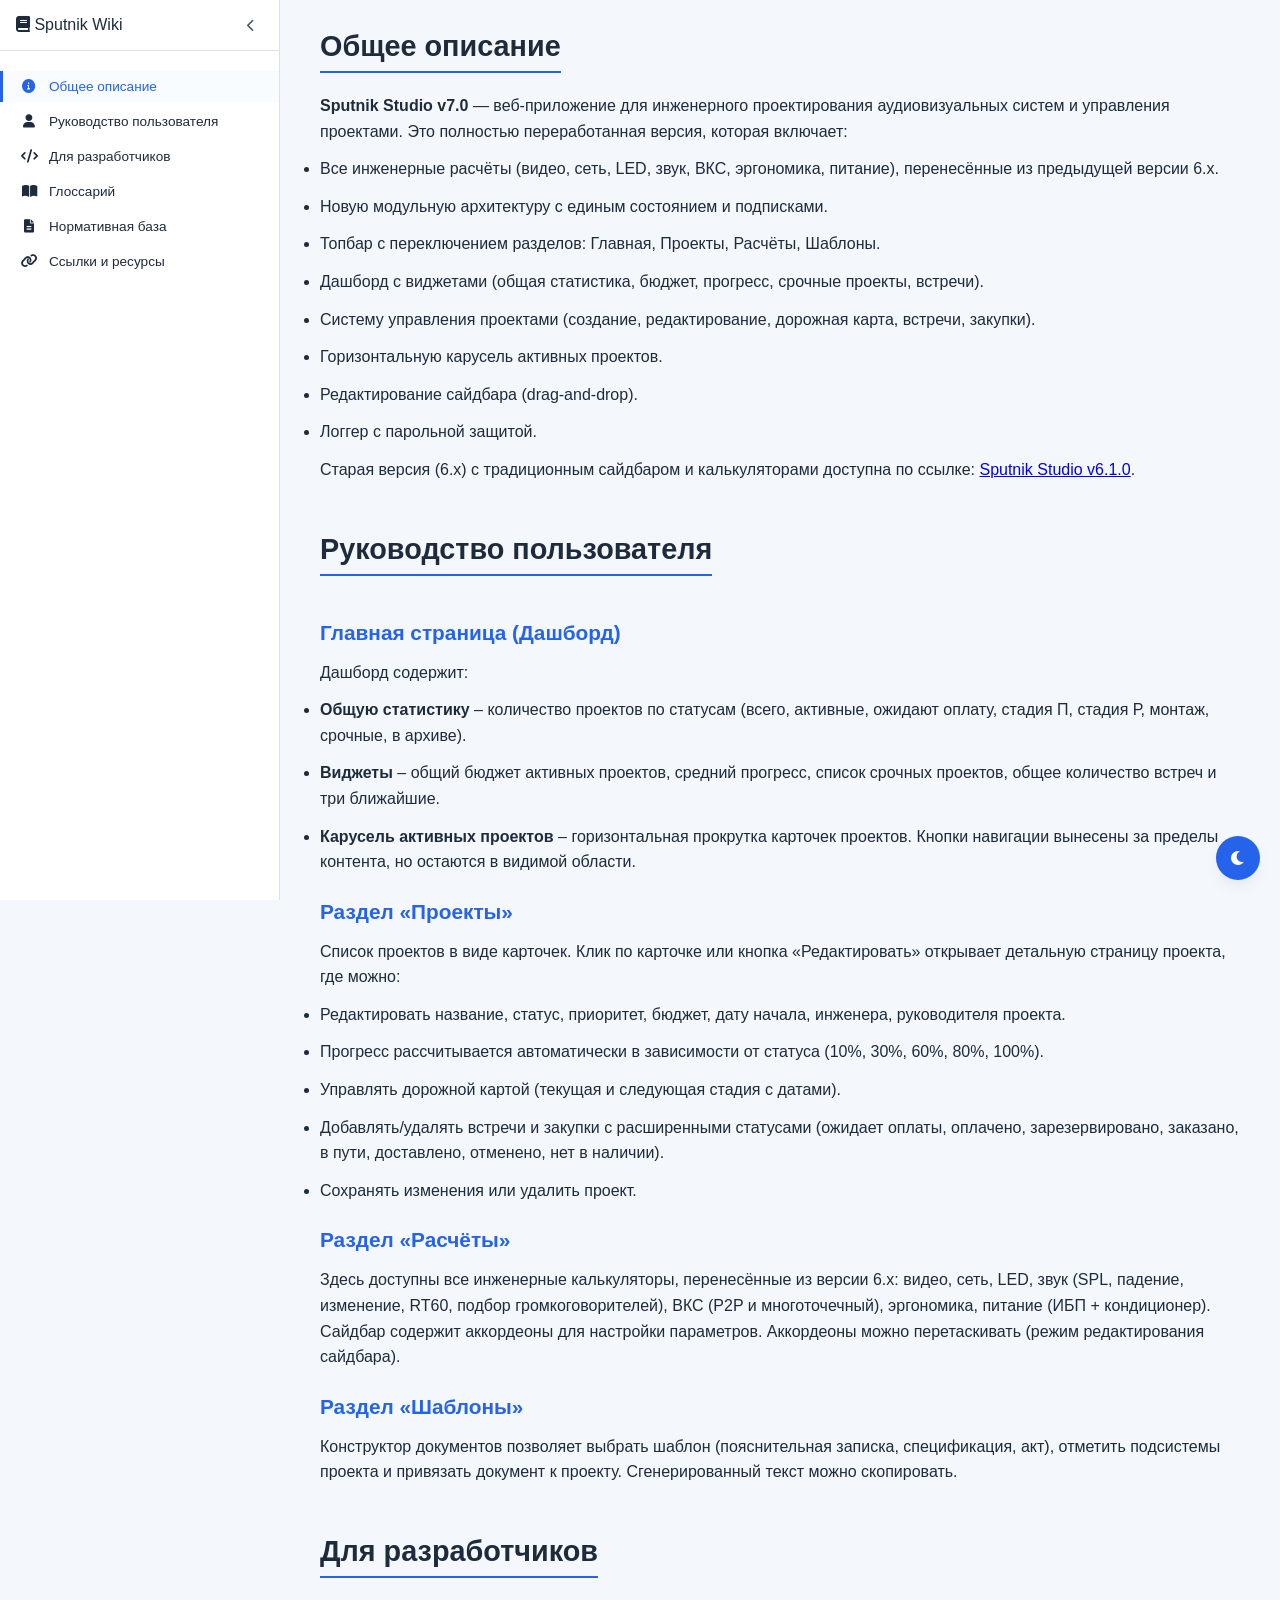
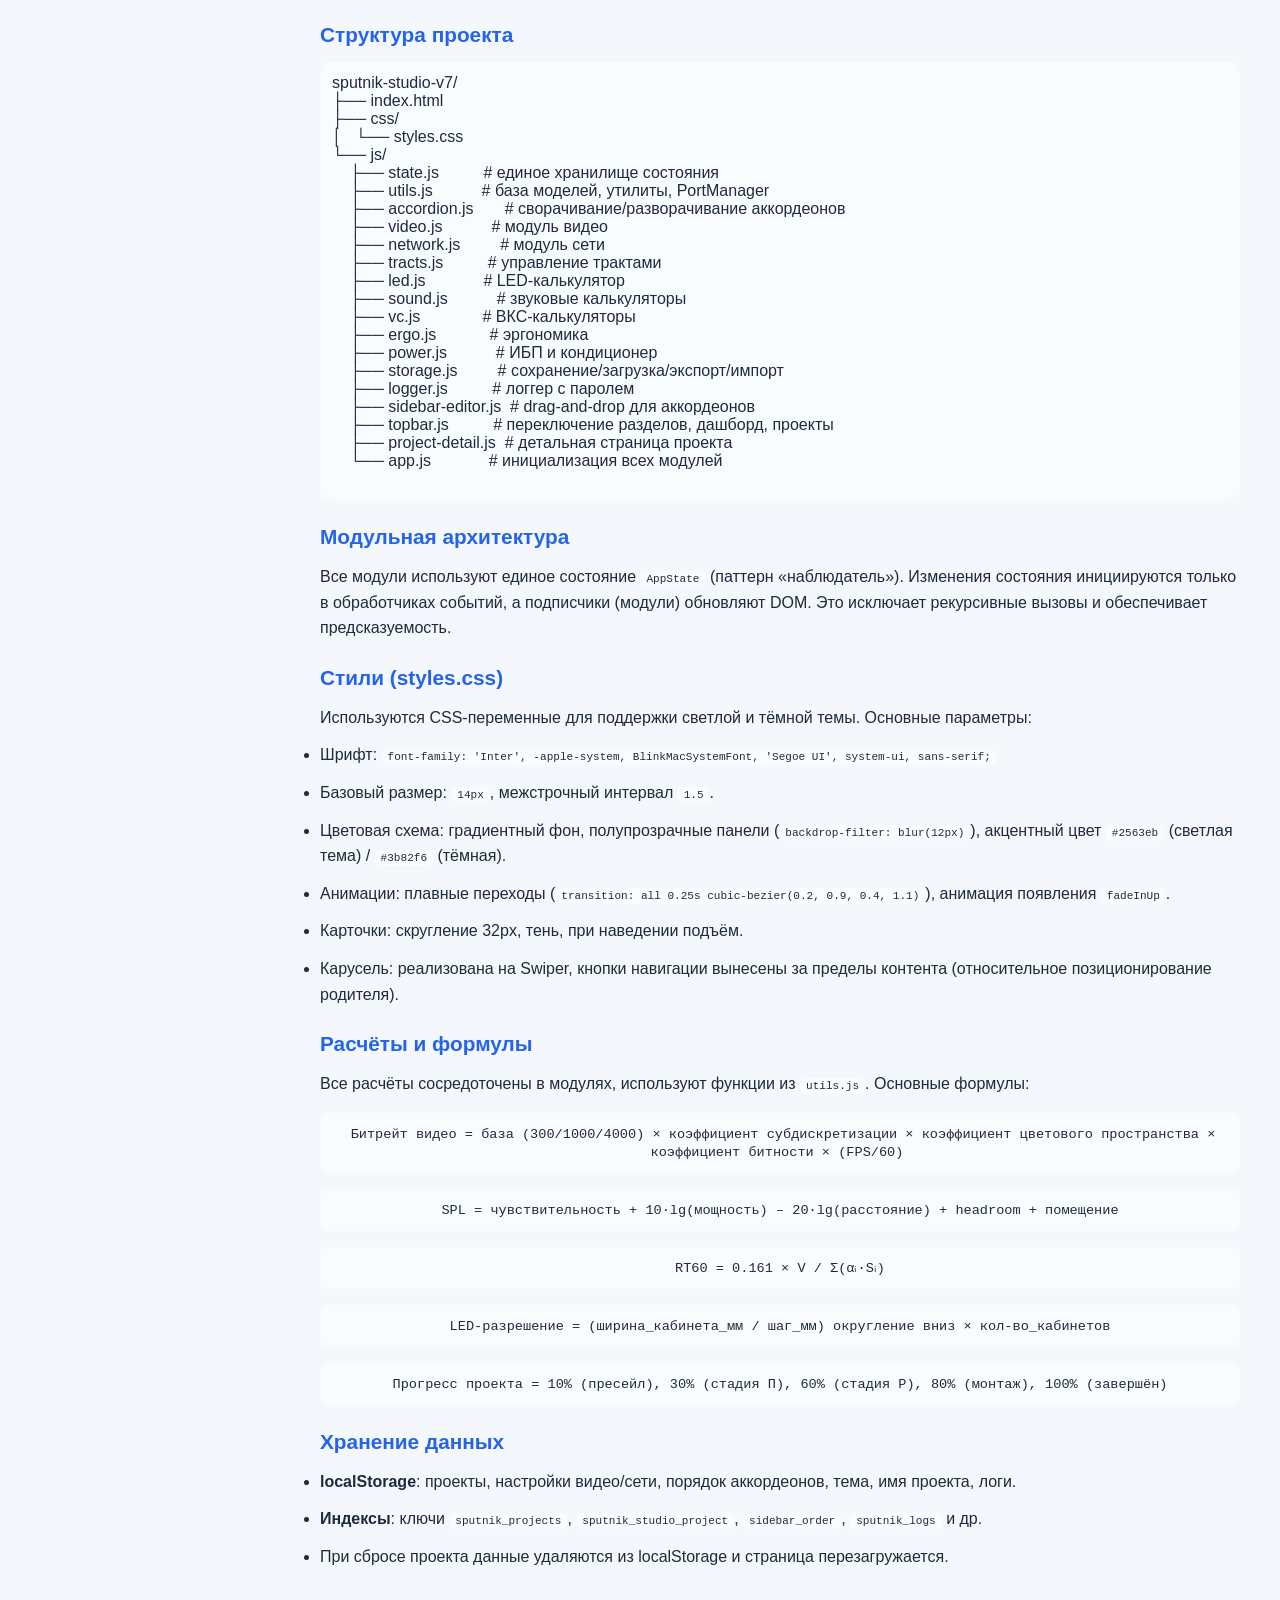
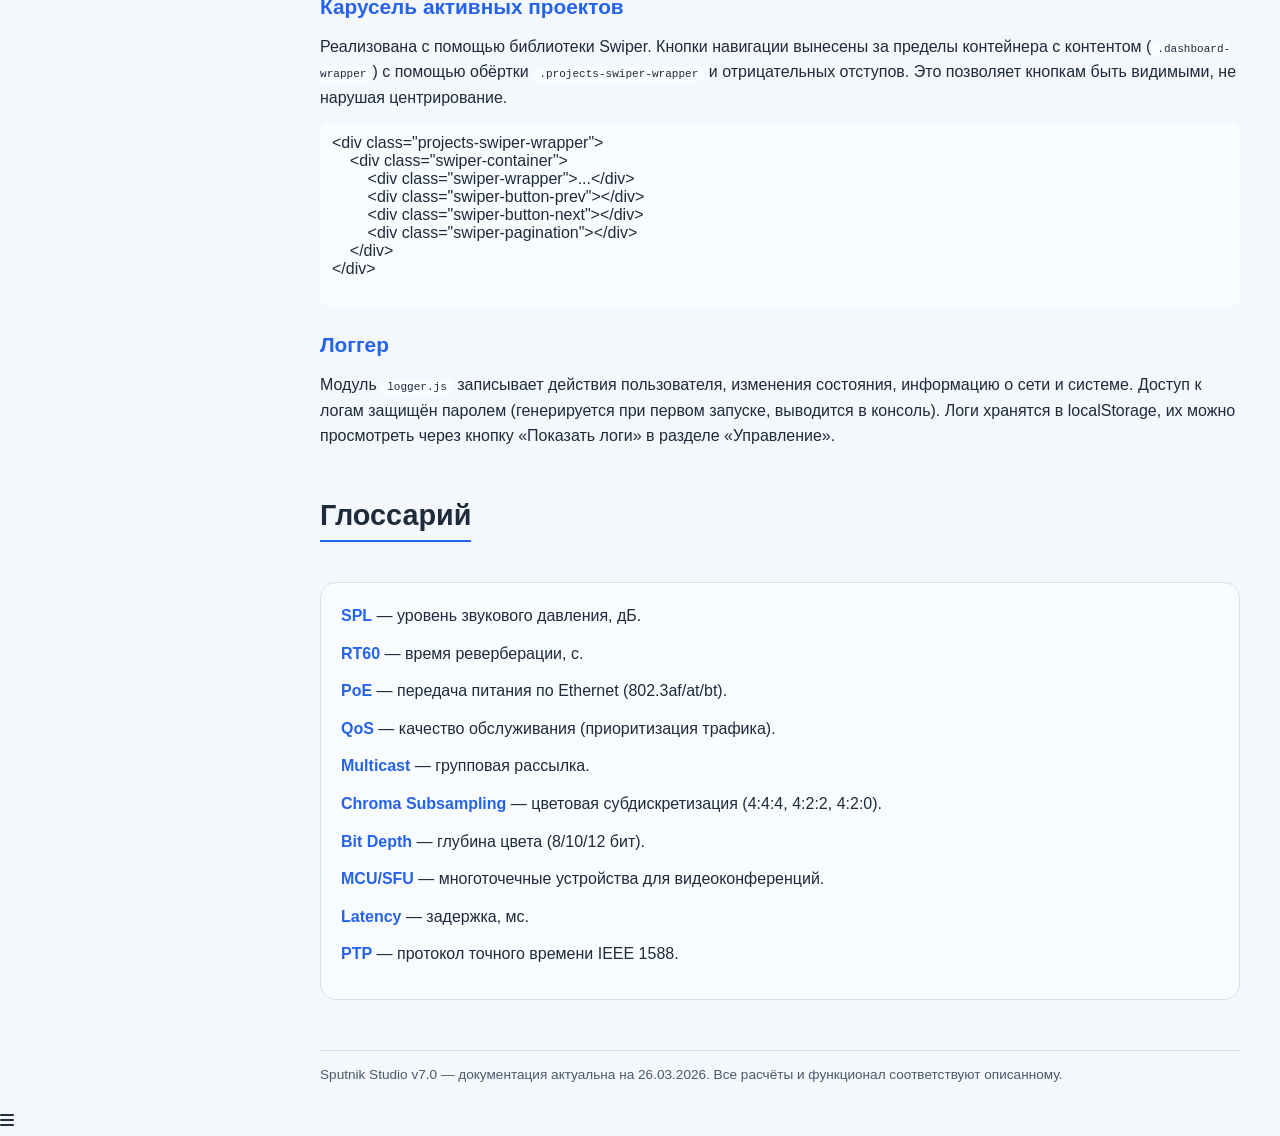
<file: wiki.html>
<!DOCTYPE html>
<html lang="ru">
<head>
    <meta charset="UTF-8">
    <meta name="viewport" content="width=device-width, initial-scale=1.0, user-scalable=yes">
    <title>Sputnik Studio v7.0 — Документация</title>
    <link rel="stylesheet" href="https://cdnjs.cloudflare.com/ajax/libs/font-awesome/6.0.0-beta3/css/all.min.css">
    <style>
        /* Стили (те же, что и в предыдущей версии, не меняем) */
        * { margin: 0; padding: 0; box-sizing: border-box; font-family: 'Inter', 'Segoe UI', sans-serif; }
        :root {
            --bg-page: #f4f7fb;
            --bg-panel: #ffffff;
            --text-primary: #1e2b3c;
            --text-secondary: #4a5a6e;
            --border-light: #d9e1ec;
            --accent: #2563eb;
            --accent-hover: #1d4ed8;
            --card-bg: #f9fcff;
            --shadow: 0 8px 20px -8px rgba(0,20,40,0.15);
            --sidebar-width: 280px;
            --sidebar-collapsed-width: 70px;
        }
        body.dark {
            --bg-page: #121212;
            --bg-panel: #1e1e1e;
            --text-primary: #e0e0e0;
            --text-secondary: #a0a0a0;
            --border-light: #333333;
            --accent: #3b82f6;
            --accent-hover: #2563eb;
            --card-bg: #2a2a2a;
            --shadow: 0 8px 20px -8px rgba(0,0,0,0.7);
        }
        body {
            background: var(--bg-page);
            color: var(--text-primary);
            transition: background 0.2s, color 0.2s;
            overflow-x: hidden;
        }
        .app-layout {
            display: flex;
            min-height: 100vh;
        }
        .sidebar {
            width: var(--sidebar-width);
            background: var(--bg-panel);
            border-right: 1px solid var(--border-light);
            flex-shrink: 0;
            position: sticky;
            top: 0;
            height: 100vh;
            overflow-y: auto;
            transition: width 0.2s ease;
            z-index: 10;
        }
        .sidebar.collapsed {
            width: var(--sidebar-collapsed-width);
        }
        .sidebar-header {
            padding: 16px;
            border-bottom: 1px solid var(--border-light);
            display: flex;
            justify-content: space-between;
            align-items: center;
        }
        .sidebar.collapsed .sidebar-header {
            padding: 16px 8px;
            justify-content: center;
        }
        .sidebar-header h2 {
            font-size: 1rem;
            font-weight: 500;
            white-space: nowrap;
        }
        .sidebar.collapsed .sidebar-header h2 {
            display: none;
        }
        .collapse-btn {
            cursor: pointer;
            font-size: 0.8rem;
            color: var(--text-secondary);
            width: 24px;
            text-align: center;
        }
        .collapse-btn:hover {
            color: var(--accent);
        }
        .nav-menu {
            padding: 16px 0;
        }
        .nav-item {
            padding: 8px 16px;
            margin: 4px 0;
            cursor: pointer;
            transition: 0.2s;
            border-left: 3px solid transparent;
            font-size: 0.85rem;
            display: flex;
            align-items: center;
            gap: 10px;
        }
        .sidebar.collapsed .nav-item span {
            display: none;
        }
        .sidebar.collapsed .nav-item {
            justify-content: center;
            padding: 8px 0;
        }
        .nav-item i {
            width: 20px;
            text-align: center;
        }
        .nav-item:hover {
            background: var(--card-bg);
            border-left-color: var(--accent);
        }
        .nav-item.active {
            background: var(--card-bg);
            border-left-color: var(--accent);
            color: var(--accent);
            font-weight: 500;
        }
        .main-content {
            flex: 1;
            padding: 30px 40px;
            max-width: calc(100% - var(--sidebar-width));
            transition: max-width 0.2s;
        }
        .sidebar.collapsed ~ .main-content {
            max-width: calc(100% - var(--sidebar-collapsed-width));
        }
        .section {
            margin-bottom: 50px;
            scroll-margin-top: 20px;
        }
        .section h2 {
            font-size: 1.8rem;
            margin-bottom: 20px;
            padding-bottom: 8px;
            border-bottom: 2px solid var(--accent);
            display: inline-block;
        }
        .section h3 {
            font-size: 1.3rem;
            margin: 25px 0 15px;
            color: var(--accent);
        }
        .section p, .section li {
            line-height: 1.6;
            margin-bottom: 12px;
        }
        .card {
            background: var(--card-bg);
            border: 1px solid var(--border-light);
            border-radius: 16px;
            padding: 20px;
            margin: 20px 0;
        }
        table {
            width: 100%;
            border-collapse: collapse;
            margin: 20px 0;
        }
        th, td {
            border: 1px solid var(--border-light);
            padding: 10px 12px;
            text-align: left;
            vertical-align: top;
        }
        th {
            background: var(--card-bg);
            font-weight: 600;
        }
        code {
            background: var(--card-bg);
            padding: 2px 6px;
            border-radius: 6px;
            font-family: monospace;
            font-size: 0.85em;
        }
        .glossary-term {
            font-weight: 600;
            color: var(--accent);
        }
        .footnote {
            font-size: 0.85rem;
            color: var(--text-secondary);
            margin-top: 16px;
            border-top: 1px solid var(--border-light);
            padding-top: 16px;
        }
        .theme-switch {
            position: fixed;
            bottom: 20px;
            right: 20px;
            background: var(--accent);
            color: white;
            width: 44px;
            height: 44px;
            border-radius: 50%;
            display: flex;
            align-items: center;
            justify-content: center;
            cursor: pointer;
            box-shadow: var(--shadow);
            z-index: 100;
            transition: 0.2s;
        }
        .formula {
            background: var(--card-bg);
            padding: 12px;
            border-radius: 8px;
            font-family: monospace;
            font-size: 1rem;
            text-align: center;
            margin: 16px 0;
        }
        @media (max-width: 768px) {
            .main-content {
                padding: 20px;
            }
            .sidebar {
                position: fixed;
                left: 0;
                top: 0;
                transform: translateX(-100%);
                transition: transform 0.3s;
                z-index: 20;
            }
            .sidebar.open {
                transform: translateX(0);
            }
            .mobile-menu-toggle {
                display: block;
                position: fixed;
                bottom: 20px;
                left: 20px;
                background: var(--accent);
                color: white;
                width: 44px;
                height: 44px;
                border-radius: 50%;
                display: flex;
                align-items: center;
                justify-content: center;
                cursor: pointer;
                z-index: 21;
                box-shadow: var(--shadow);
            }
        }
    </style>
</head>
<body>
<div class="app-layout">
    <div class="sidebar" id="sidebar">
        <div class="sidebar-header">
            <h2><i class="fas fa-book"></i> Sputnik Wiki</h2>
            <div class="collapse-btn" id="collapseSidebarBtn"><i class="fas fa-chevron-left"></i></div>
        </div>
        <div class="nav-menu" id="navMenu">
            <div class="nav-item" data-section="overview"><i class="fas fa-info-circle"></i><span>Общее описание</span></div>
            <div class="nav-item" data-section="user"><i class="fas fa-user"></i><span>Руководство пользователя</span></div>
            <div class="nav-item" data-section="dev"><i class="fas fa-code"></i><span>Для разработчиков</span></div>
            <div class="nav-item" data-section="glossary"><i class="fas fa-book-open"></i><span>Глоссарий</span></div>
            <div class="nav-item" data-section="standards"><i class="fas fa-file-alt"></i><span>Нормативная база</span></div>
            <div class="nav-item" data-section="resources"><i class="fas fa-link"></i><span>Ссылки и ресурсы</span></div>
        </div>
    </div>
    <div class="main-content">
        <!-- Общее описание -->
        <div class="section" id="overview">
            <h2>Общее описание</h2>
            <p><strong>Sputnik Studio v7.0</strong> — веб-приложение для инженерного проектирования аудиовизуальных систем и управления проектами. Это полностью переработанная версия, которая включает:</p>
            <ul>
                <li>Все инженерные расчёты (видео, сеть, LED, звук, ВКС, эргономика, питание), перенесённые из предыдущей версии 6.x.</li>
                <li>Новую модульную архитектуру с единым состоянием и подписками.</li>
                <li>Топбар с переключением разделов: Главная, Проекты, Расчёты, Шаблоны.</li>
                <li>Дашборд с виджетами (общая статистика, бюджет, прогресс, срочные проекты, встречи).</li>
                <li>Систему управления проектами (создание, редактирование, дорожная карта, встречи, закупки).</li>
                <li>Горизонтальную карусель активных проектов.</li>
                <li>Редактирование сайдбара (drag-and-drop).</li>
                <li>Логгер с парольной защитой.</li>
            </ul>
            <p>Старая версия (6.x) с традиционным сайдбаром и калькуляторами доступна по ссылке: <a href="https://rawcam.github.io/sputnikstudio/" target="_blank">Sputnik Studio v6.1.0</a>.</p>
        </div>

        <!-- Руководство пользователя -->
        <div class="section" id="user">
            <h2>Руководство пользователя</h2>
            <h3>Главная страница (Дашборд)</h3>
            <p>Дашборд содержит:</p>
            <ul>
                <li><strong>Общую статистику</strong> – количество проектов по статусам (всего, активные, ожидают оплату, стадия П, стадия Р, монтаж, срочные, в архиве).</li>
                <li><strong>Виджеты</strong> – общий бюджет активных проектов, средний прогресс, список срочных проектов, общее количество встреч и три ближайшие.</li>
                <li><strong>Карусель активных проектов</strong> – горизонтальная прокрутка карточек проектов. Кнопки навигации вынесены за пределы контента, но остаются в видимой области.</li>
            </ul>
            <h3>Раздел «Проекты»</h3>
            <p>Список проектов в виде карточек. Клик по карточке или кнопка «Редактировать» открывает детальную страницу проекта, где можно:</p>
            <ul>
                <li>Редактировать название, статус, приоритет, бюджет, дату начала, инженера, руководителя проекта.</li>
                <li>Прогресс рассчитывается автоматически в зависимости от статуса (10%, 30%, 60%, 80%, 100%).</li>
                <li>Управлять дорожной картой (текущая и следующая стадия с датами).</li>
                <li>Добавлять/удалять встречи и закупки с расширенными статусами (ожидает оплаты, оплачено, зарезервировано, заказано, в пути, доставлено, отменено, нет в наличии).</li>
                <li>Сохранять изменения или удалить проект.</li>
            </ul>
            <h3>Раздел «Расчёты»</h3>
            <p>Здесь доступны все инженерные калькуляторы, перенесённые из версии 6.x: видео, сеть, LED, звук (SPL, падение, изменение, RT60, подбор громкоговорителей), ВКС (P2P и многоточечный), эргономика, питание (ИБП + кондиционер). Сайдбар содержит аккордеоны для настройки параметров. Аккордеоны можно перетаскивать (режим редактирования сайдбара).</p>
            <h3>Раздел «Шаблоны»</h3>
            <p>Конструктор документов позволяет выбрать шаблон (пояснительная записка, спецификация, акт), отметить подсистемы проекта и привязать документ к проекту. Сгенерированный текст можно скопировать.</p>
        </div>

        <!-- Для разработчиков -->
        <div class="section" id="dev">
            <h2>Для разработчиков</h2>
            <h3>Структура проекта</h3>
            <pre style="background: var(--card-bg); padding: 12px; border-radius: 12px;">
sputnik-studio-v7/
├── index.html
├── css/
│   └── styles.css
└── js/
    ├── state.js          # единое хранилище состояния
    ├── utils.js           # база моделей, утилиты, PortManager
    ├── accordion.js       # сворачивание/разворачивание аккордеонов
    ├── video.js           # модуль видео
    ├── network.js         # модуль сети
    ├── tracts.js          # управление трактами
    ├── led.js             # LED-калькулятор
    ├── sound.js           # звуковые калькуляторы
    ├── vc.js              # ВКС-калькуляторы
    ├── ergo.js            # эргономика
    ├── power.js           # ИБП и кондиционер
    ├── storage.js         # сохранение/загрузка/экспорт/импорт
    ├── logger.js          # логгер с паролем
    ├── sidebar-editor.js  # drag-and-drop для аккордеонов
    ├── topbar.js          # переключение разделов, дашборд, проекты
    ├── project-detail.js  # детальная страница проекта
    └── app.js             # инициализация всех модулей
            </pre>

            <h3>Модульная архитектура</h3>
            <p>Все модули используют единое состояние <code>AppState</code> (паттерн «наблюдатель»). Изменения состояния инициируются только в обработчиках событий, а подписчики (модули) обновляют DOM. Это исключает рекурсивные вызовы и обеспечивает предсказуемость.</p>

            <h3>Стили (styles.css)</h3>
            <p>Используются CSS-переменные для поддержки светлой и тёмной темы. Основные параметры:</p>
            <ul>
                <li>Шрифт: <code>font-family: 'Inter', -apple-system, BlinkMacSystemFont, 'Segoe UI', system-ui, sans-serif;</code></li>
                <li>Базовый размер: <code>14px</code>, межстрочный интервал <code>1.5</code>.</li>
                <li>Цветовая схема: градиентный фон, полупрозрачные панели (<code>backdrop-filter: blur(12px)</code>), акцентный цвет <code>#2563eb</code> (светлая тема) / <code>#3b82f6</code> (тёмная).</li>
                <li>Анимации: плавные переходы (<code>transition: all 0.25s cubic-bezier(0.2, 0.9, 0.4, 1.1)</code>), анимация появления <code>fadeInUp</code>.</li>
                <li>Карточки: скругление 32px, тень, при наведении подъём.</li>
                <li>Карусель: реализована на Swiper, кнопки навигации вынесены за пределы контента (относительное позиционирование родителя).</li>
            </ul>

            <h3>Расчёты и формулы</h3>
            <p>Все расчёты сосредоточены в модулях, используют функции из <code>utils.js</code>. Основные формулы:</p>
            <div class="formula">
                <code>Битрейт видео = база (300/1000/4000) × коэффициент субдискретизации × коэффициент цветового пространства × коэффициент битности × (FPS/60)</code>
            </div>
            <div class="formula">
                <code>SPL = чувствительность + 10·lg(мощность) – 20·lg(расстояние) + headroom + помещение</code>
            </div>
            <div class="formula">
                <code>RT60 = 0.161 × V / Σ(αᵢ·Sᵢ)</code>
            </div>
            <div class="formula">
                <code>LED-разрешение = (ширина_кабинета_мм / шаг_мм) округление вниз × кол-во_кабинетов</code>
            </div>
            <div class="formula">
                <code>Прогресс проекта = 10% (пресейл), 30% (стадия П), 60% (стадия Р), 80% (монтаж), 100% (завершён)</code>
            </div>

            <h3>Хранение данных</h3>
            <ul>
                <li><strong>localStorage</strong>: проекты, настройки видео/сети, порядок аккордеонов, тема, имя проекта, логи.</li>
                <li><strong>Индексы</strong>: ключи <code>sputnik_projects</code>, <code>sputnik_studio_project</code>, <code>sidebar_order</code>, <code>sputnik_logs</code> и др.</li>
                <li>При сбросе проекта данные удаляются из localStorage и страница перезагружается.</li>
            </ul>

            <h3>Карусель активных проектов</h3>
            <p>Реализована с помощью библиотеки Swiper. Кнопки навигации вынесены за пределы контейнера с контентом (<code>.dashboard-wrapper</code>) с помощью обёртки <code>.projects-swiper-wrapper</code> и отрицательных отступов. Это позволяет кнопкам быть видимыми, не нарушая центрирование.</p>
            <pre style="background: var(--card-bg); padding: 12px; border-radius: 12px;">
&lt;div class="projects-swiper-wrapper"&gt;
    &lt;div class="swiper-container"&gt;
        &lt;div class="swiper-wrapper"&gt;...&lt;/div&gt;
        &lt;div class="swiper-button-prev"&gt;&lt;/div&gt;
        &lt;div class="swiper-button-next"&gt;&lt;/div&gt;
        &lt;div class="swiper-pagination"&gt;&lt;/div&gt;
    &lt;/div&gt;
&lt;/div&gt;
            </pre>

            <h3>Логгер</h3>
            <p>Модуль <code>logger.js</code> записывает действия пользователя, изменения состояния, информацию о сети и системе. Доступ к логам защищён паролем (генерируется при первом запуске, выводится в консоль). Логи хранятся в localStorage, их можно просмотреть через кнопку «Показать логи» в разделе «Управление».</p>
        </div>

        <!-- Глоссарий -->
        <div class="section" id="glossary">
            <h2>Глоссарий</h2>
            <div class="card">
                <p><span class="glossary-term">SPL</span> — уровень звукового давления, дБ.</p>
                <p><span class="glossary-term">RT60</span> — время реверберации, с.</p>
                <p><span class="glossary-term">PoE</span> — передача питания по Ethernet (802.3af/at/bt).</p>
                <p><span class="glossary-term">QoS</span> — качество обслуживания (приоритизация трафика).</p>
                <p><span class="glossary-term">Multicast</span> — групповая рассылка.</p>
                <p><span class="glossary-term">Chroma Subsampling</span> — цветовая субдискретизация (4:4:4, 4:2:2, 4:2:0).</p>
                <p><span class="glossary-term">Bit Depth</span> — глубина цвета (8/10/12 бит).</p>
                <p><span class="glossary-term">MCU/SFU</span> — многоточечные устройства для видеоконференций.</p>
                <p><span class="glossary-term">Latency</span> — задержка, мс.</p>
                <p><span class="glossary-term">PTP</span> — протокол точного времени IEEE 1588.</p>
            </div>
        </div>

        <div class="footnote">
            Sputnik Studio v7.0 — документация актуальна на 26.03.2026. Все расчёты и функционал соответствуют описанному.
        </div>
    </div>
</div>
<div class="theme-switch" id="themeSwitch"><i class="fas fa-moon"></i></div>
<div class="mobile-menu-toggle" id="mobileMenuToggle"><i class="fas fa-bars"></i></div>

<script>
    // Навигация, сворачивание сайдбара, тёмная тема, мобильное меню (без изменений)
    const navItems = document.querySelectorAll('.nav-item');
    const sections = document.querySelectorAll('.section');
    function setActiveNav() {
        let current = '';
        sections.forEach(section => {
            const sectionTop = section.offsetTop;
            const sectionBottom = sectionTop + section.offsetHeight;
            if (window.scrollY >= sectionTop - 100 && window.scrollY < sectionBottom - 50) {
                current = section.getAttribute('id');
            }
        });
        navItems.forEach(item => {
            item.classList.remove('active');
            if (item.dataset.section === current) {
                item.classList.add('active');
            }
        });
    }
    window.addEventListener('scroll', setActiveNav);
    navItems.forEach(item => {
        item.addEventListener('click', () => {
            const sectionId = item.dataset.section;
            const section = document.getElementById(sectionId);
            if (section) {
                section.scrollIntoView({ behavior: 'smooth' });
                if (window.innerWidth <= 768) {
                    document.getElementById('sidebar').classList.remove('open');
                }
            }
        });
    });
    setActiveNav();

    const sidebar = document.getElementById('sidebar');
    const collapseBtn = document.getElementById('collapseSidebarBtn');
    function setSidebarCollapsed(collapsed) {
        if (collapsed) {
            sidebar.classList.add('collapsed');
            collapseBtn.innerHTML = '<i class="fas fa-chevron-right"></i>';
            localStorage.setItem('wikiSidebarCollapsed', 'true');
        } else {
            sidebar.classList.remove('collapsed');
            collapseBtn.innerHTML = '<i class="fas fa-chevron-left"></i>';
            localStorage.setItem('wikiSidebarCollapsed', 'false');
        }
    }
    collapseBtn.addEventListener('click', () => {
        setSidebarCollapsed(!sidebar.classList.contains('collapsed'));
    });
    if (localStorage.getItem('wikiSidebarCollapsed') === 'true') {
        setSidebarCollapsed(true);
    }

    const themeSwitch = document.getElementById('themeSwitch');
    function setTheme(theme) {
        if (theme === 'dark') {
            document.body.classList.add('dark');
            themeSwitch.innerHTML = '<i class="fas fa-sun"></i>';
            localStorage.setItem('wikiTheme', 'dark');
        } else {
            document.body.classList.remove('dark');
            themeSwitch.innerHTML = '<i class="fas fa-moon"></i>';
            localStorage.setItem('wikiTheme', 'light');
        }
    }
    themeSwitch.addEventListener('click', () => {
        const isDark = document.body.classList.contains('dark');
        setTheme(isDark ? 'light' : 'dark');
    });
    if (localStorage.getItem('wikiTheme') === 'dark') setTheme('dark');

    const mobileToggle = document.getElementById('mobileMenuToggle');
    mobileToggle.addEventListener('click', () => {
        sidebar.classList.toggle('open');
    });
    document.addEventListener('click', (e) => {
        if (window.innerWidth <= 768 && sidebar.classList.contains('open') && !sidebar.contains(e.target) && e.target !== mobileToggle) {
            sidebar.classList.remove('open');
        }
    });
</script>
</body>
</html>
</file>
